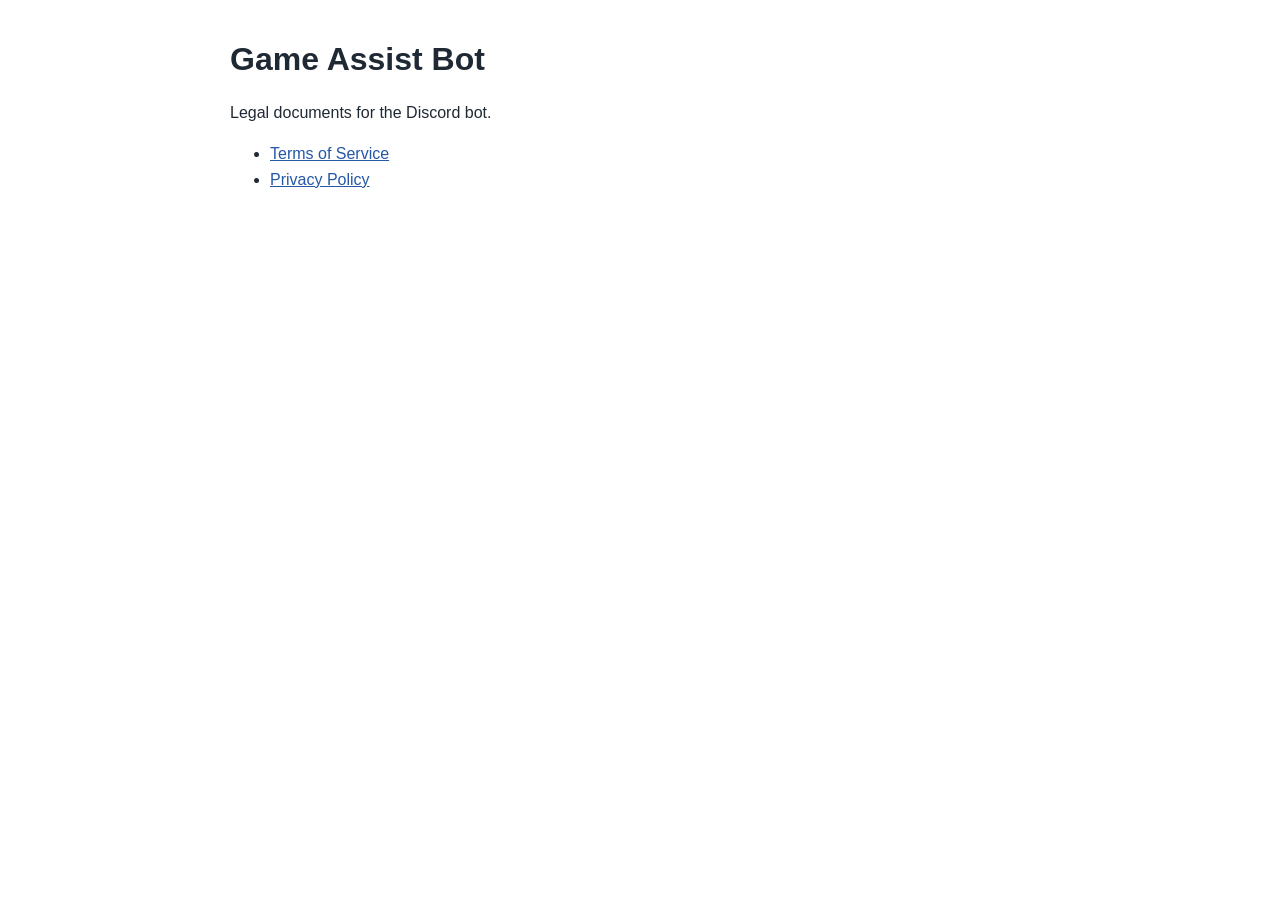
<file: docs/index.html>
<!doctype html>
<html lang="en">
<head>
  <meta charset="utf-8">
  <meta name="viewport" content="width=device-width, initial-scale=1">
  <title>Game Assist Bot Legal</title>
  <style>
    body { font-family: Arial, sans-serif; line-height: 1.6; max-width: 820px; margin: 40px auto; padding: 0 20px; color: #1f2933; }
    h1 { line-height: 1.2; }
    a { color: #2557a7; }
  </style>
</head>
<body>
  <h1>Game Assist Bot</h1>
  <p>Legal documents for the Discord bot.</p>
  <ul>
    <li><a href="terms.html">Terms of Service</a></li>
    <li><a href="privacy.html">Privacy Policy</a></li>
  </ul>
</body>
</html>
</file>
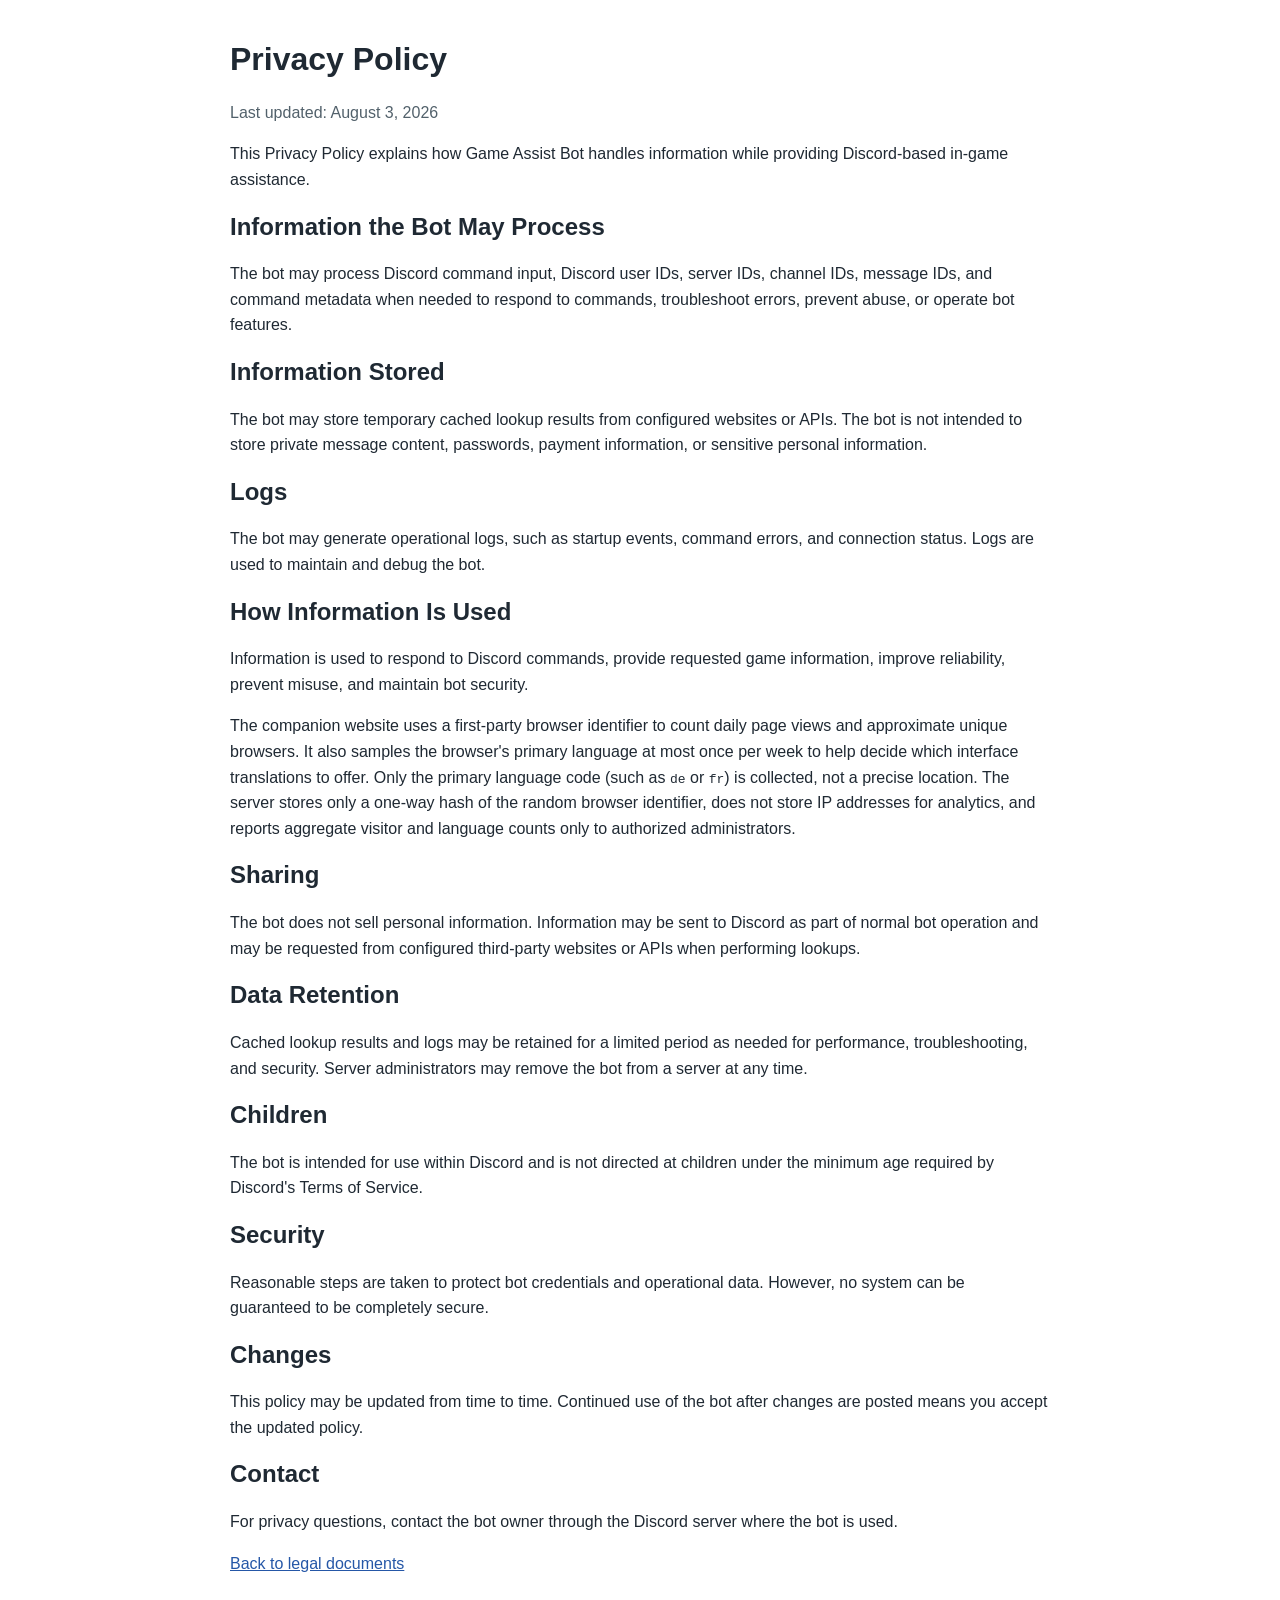
<file: docs/privacy.html>
<!doctype html>
<html lang="en">
<head>
  <meta charset="utf-8">
  <meta name="viewport" content="width=device-width, initial-scale=1">
  <title>Privacy Policy - Game Assist Bot</title>
  <style>
    body { font-family: Arial, sans-serif; line-height: 1.6; max-width: 820px; margin: 40px auto; padding: 0 20px; color: #1f2933; }
    h1, h2 { line-height: 1.2; }
    a { color: #2557a7; }
    .updated { color: #52616b; }
  </style>
</head>
<body>
  <h1>Privacy Policy</h1>
  <p class="updated">Last updated: August 3, 2026</p>

  <p>This Privacy Policy explains how Game Assist Bot handles information while providing Discord-based in-game assistance.</p>

  <h2>Information the Bot May Process</h2>
  <p>The bot may process Discord command input, Discord user IDs, server IDs, channel IDs, message IDs, and command metadata when needed to respond to commands, troubleshoot errors, prevent abuse, or operate bot features.</p>

  <h2>Information Stored</h2>
  <p>The bot may store temporary cached lookup results from configured websites or APIs. The bot is not intended to store private message content, passwords, payment information, or sensitive personal information.</p>

  <h2>Logs</h2>
  <p>The bot may generate operational logs, such as startup events, command errors, and connection status. Logs are used to maintain and debug the bot.</p>

  <h2>How Information Is Used</h2>
  <p>Information is used to respond to Discord commands, provide requested game information, improve reliability, prevent misuse, and maintain bot security.</p>
  <p>The companion website uses a first-party browser identifier to count daily page views and approximate unique browsers. It also samples the browser's primary language at most once per week to help decide which interface translations to offer. Only the primary language code (such as <code>de</code> or <code>fr</code>) is collected, not a precise location. The server stores only a one-way hash of the random browser identifier, does not store IP addresses for analytics, and reports aggregate visitor and language counts only to authorized administrators.</p>

  <h2>Sharing</h2>
  <p>The bot does not sell personal information. Information may be sent to Discord as part of normal bot operation and may be requested from configured third-party websites or APIs when performing lookups.</p>

  <h2>Data Retention</h2>
  <p>Cached lookup results and logs may be retained for a limited period as needed for performance, troubleshooting, and security. Server administrators may remove the bot from a server at any time.</p>

  <h2>Children</h2>
  <p>The bot is intended for use within Discord and is not directed at children under the minimum age required by Discord's Terms of Service.</p>

  <h2>Security</h2>
  <p>Reasonable steps are taken to protect bot credentials and operational data. However, no system can be guaranteed to be completely secure.</p>

  <h2>Changes</h2>
  <p>This policy may be updated from time to time. Continued use of the bot after changes are posted means you accept the updated policy.</p>

  <h2>Contact</h2>
  <p>For privacy questions, contact the bot owner through the Discord server where the bot is used.</p>

  <p><a href="index.html">Back to legal documents</a></p>
</body>
</html>
</file>
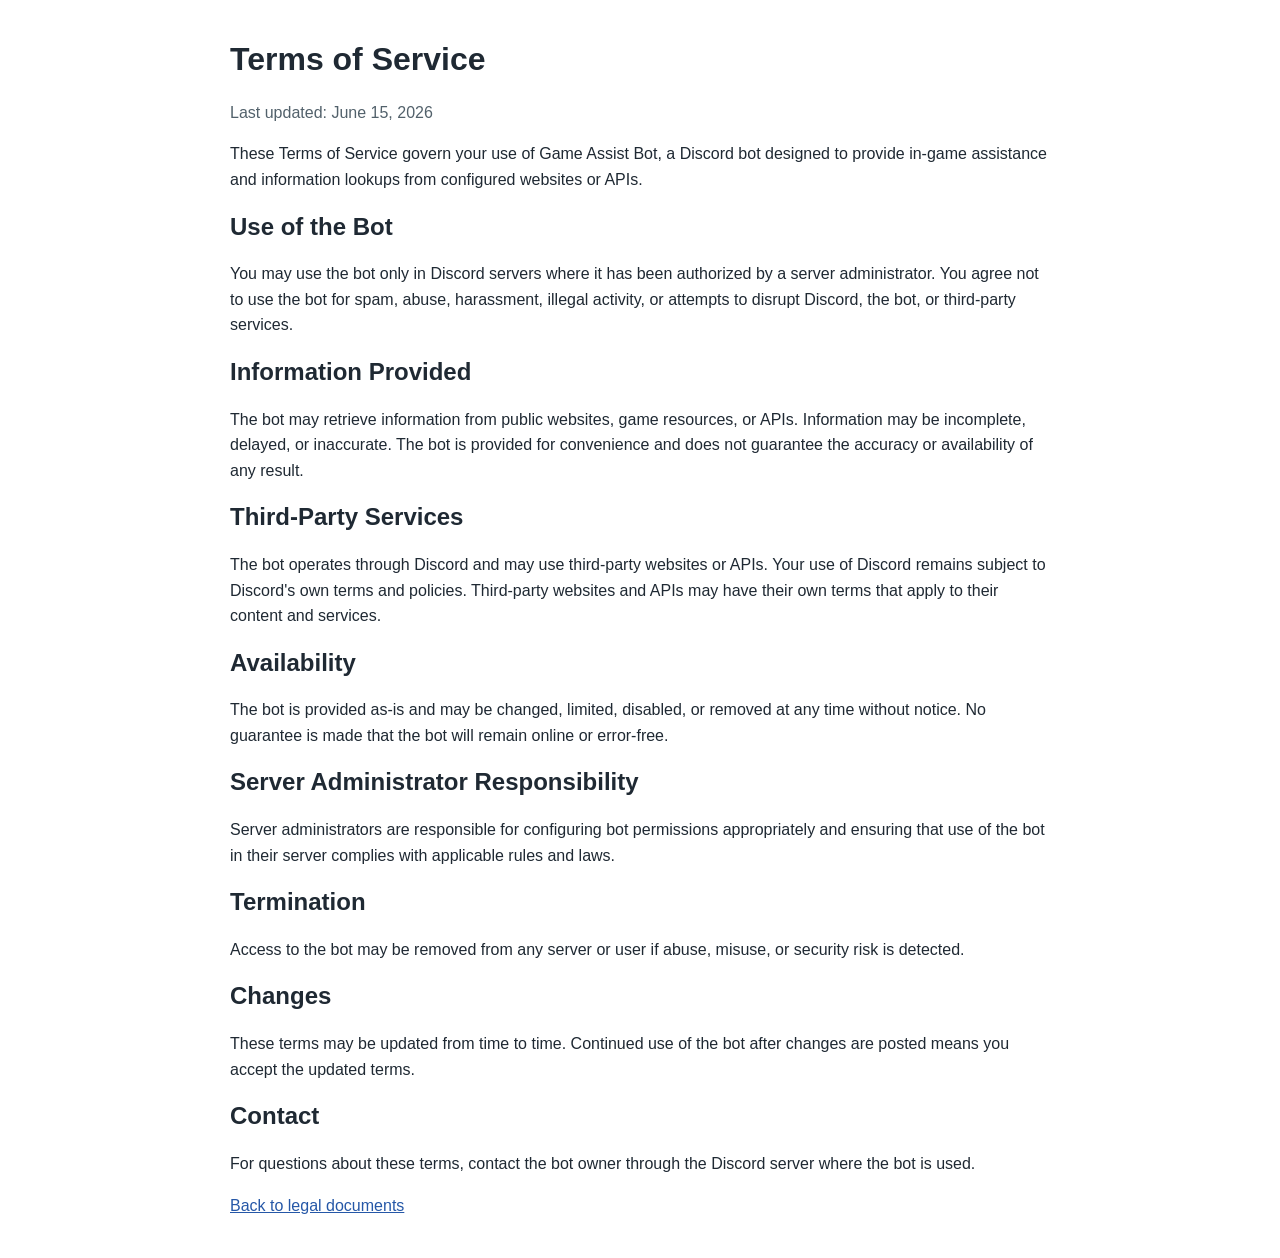
<file: docs/terms.html>
<!doctype html>
<html lang="en">
<head>
  <meta charset="utf-8">
  <meta name="viewport" content="width=device-width, initial-scale=1">
  <title>Terms of Service - Game Assist Bot</title>
  <style>
    body { font-family: Arial, sans-serif; line-height: 1.6; max-width: 820px; margin: 40px auto; padding: 0 20px; color: #1f2933; }
    h1, h2 { line-height: 1.2; }
    a { color: #2557a7; }
    .updated { color: #52616b; }
  </style>
</head>
<body>
  <h1>Terms of Service</h1>
  <p class="updated">Last updated: June 15, 2026</p>

  <p>These Terms of Service govern your use of Game Assist Bot, a Discord bot designed to provide in-game assistance and information lookups from configured websites or APIs.</p>

  <h2>Use of the Bot</h2>
  <p>You may use the bot only in Discord servers where it has been authorized by a server administrator. You agree not to use the bot for spam, abuse, harassment, illegal activity, or attempts to disrupt Discord, the bot, or third-party services.</p>

  <h2>Information Provided</h2>
  <p>The bot may retrieve information from public websites, game resources, or APIs. Information may be incomplete, delayed, or inaccurate. The bot is provided for convenience and does not guarantee the accuracy or availability of any result.</p>

  <h2>Third-Party Services</h2>
  <p>The bot operates through Discord and may use third-party websites or APIs. Your use of Discord remains subject to Discord's own terms and policies. Third-party websites and APIs may have their own terms that apply to their content and services.</p>

  <h2>Availability</h2>
  <p>The bot is provided as-is and may be changed, limited, disabled, or removed at any time without notice. No guarantee is made that the bot will remain online or error-free.</p>

  <h2>Server Administrator Responsibility</h2>
  <p>Server administrators are responsible for configuring bot permissions appropriately and ensuring that use of the bot in their server complies with applicable rules and laws.</p>

  <h2>Termination</h2>
  <p>Access to the bot may be removed from any server or user if abuse, misuse, or security risk is detected.</p>

  <h2>Changes</h2>
  <p>These terms may be updated from time to time. Continued use of the bot after changes are posted means you accept the updated terms.</p>

  <h2>Contact</h2>
  <p>For questions about these terms, contact the bot owner through the Discord server where the bot is used.</p>

  <p><a href="index.html">Back to legal documents</a></p>
</body>
</html>
</file>
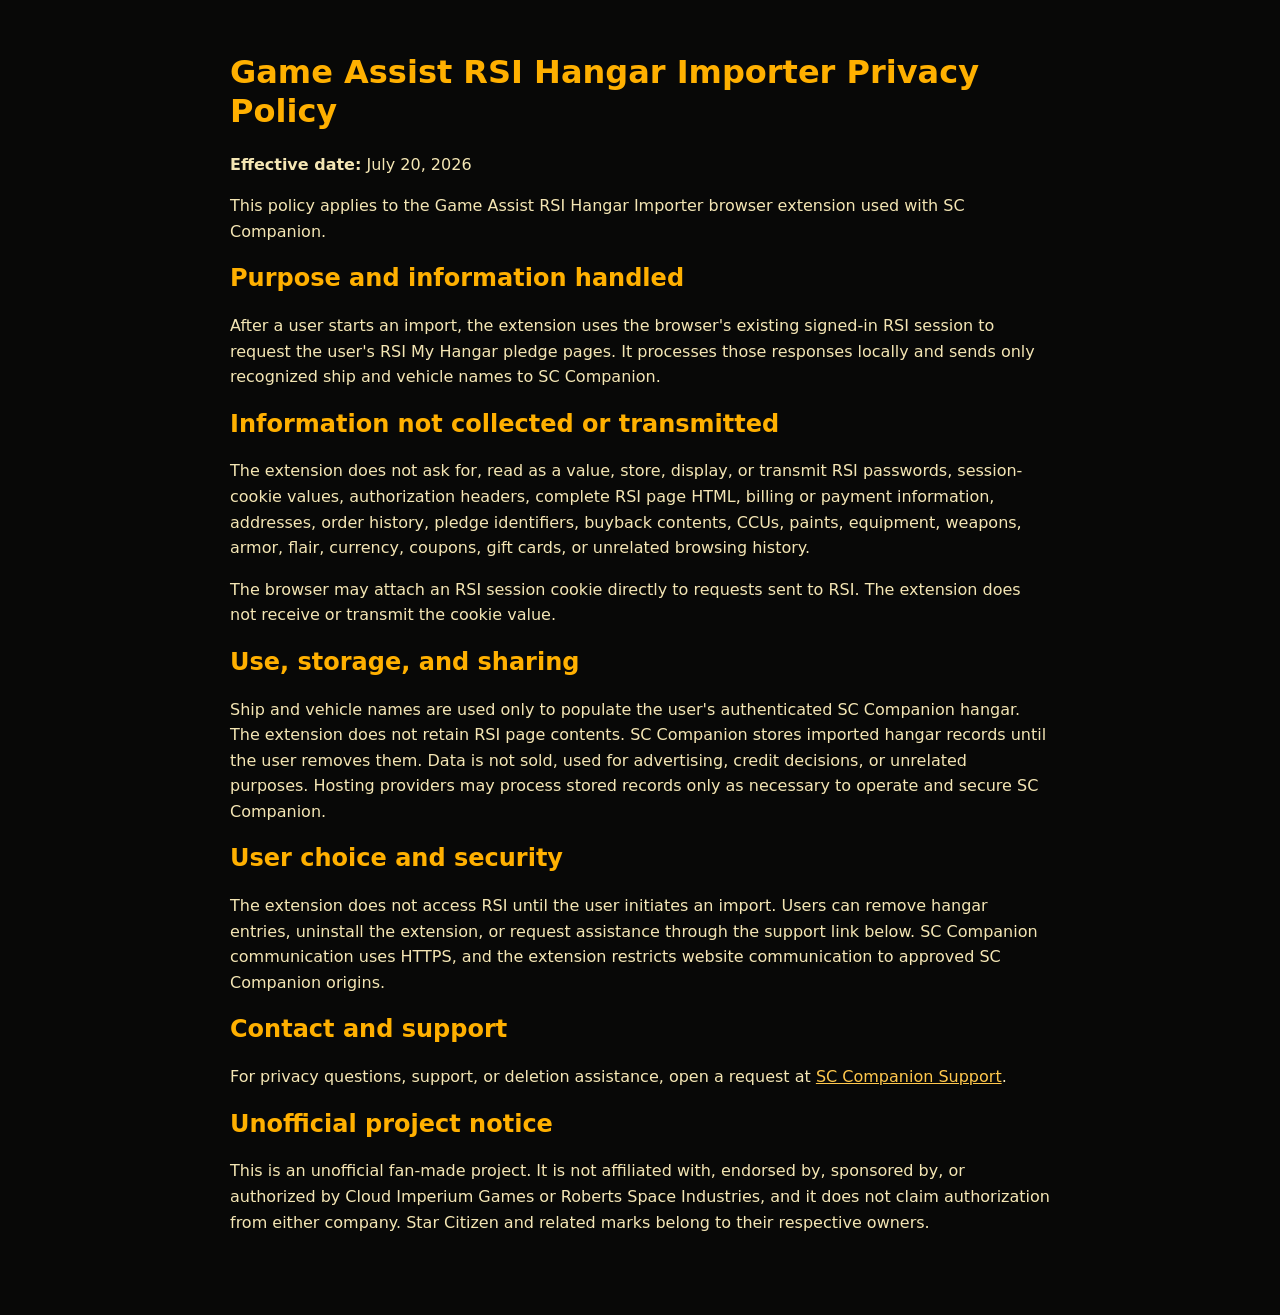
<file: web/rsi-hangar-importer-privacy.html>
<!doctype html>
<html lang="en">
<head>
  <meta charset="utf-8">
  <meta name="viewport" content="width=device-width, initial-scale=1">
  <title>RSI Hangar Importer Privacy Policy</title>
  <style>
    body { max-width: 820px; margin: 0 auto; padding: 32px 20px 64px; background: #080807; color: #f4e6b4; font: 16px/1.6 system-ui, sans-serif; }
    h1, h2 { color: #ffb000; line-height: 1.2; }
    a { color: #ffc84d; }
  </style>
</head>
<body>
  <main>
    <h1>Game Assist RSI Hangar Importer Privacy Policy</h1>
    <p><strong>Effective date:</strong> July 20, 2026</p>
    <p>This policy applies to the Game Assist RSI Hangar Importer browser extension used with SC Companion.</p>
    <h2>Purpose and information handled</h2>
    <p>After a user starts an import, the extension uses the browser's existing signed-in RSI session to request the user's RSI My Hangar pledge pages. It processes those responses locally and sends only recognized ship and vehicle names to SC Companion.</p>
    <h2>Information not collected or transmitted</h2>
    <p>The extension does not ask for, read as a value, store, display, or transmit RSI passwords, session-cookie values, authorization headers, complete RSI page HTML, billing or payment information, addresses, order history, pledge identifiers, buyback contents, CCUs, paints, equipment, weapons, armor, flair, currency, coupons, gift cards, or unrelated browsing history.</p>
    <p>The browser may attach an RSI session cookie directly to requests sent to RSI. The extension does not receive or transmit the cookie value.</p>
    <h2>Use, storage, and sharing</h2>
    <p>Ship and vehicle names are used only to populate the user's authenticated SC Companion hangar. The extension does not retain RSI page contents. SC Companion stores imported hangar records until the user removes them. Data is not sold, used for advertising, credit decisions, or unrelated purposes. Hosting providers may process stored records only as necessary to operate and secure SC Companion.</p>
    <h2>User choice and security</h2>
    <p>The extension does not access RSI until the user initiates an import. Users can remove hangar entries, uninstall the extension, or request assistance through the support link below. SC Companion communication uses HTTPS, and the extension restricts website communication to approved SC Companion origins.</p>
    <h2>Contact and support</h2>
    <p>For privacy questions, support, or deletion assistance, open a request at <a href="https://github.com/Battsman98/SC-discord-Bot-Website/issues">SC Companion Support</a>.</p>
    <h2>Unofficial project notice</h2>
    <p>This is an unofficial fan-made project. It is not affiliated with, endorsed by, sponsored by, or authorized by Cloud Imperium Games or Roberts Space Industries, and it does not claim authorization from either company. Star Citizen and related marks belong to their respective owners.</p>
  </main>
</body>
</html>
</file>
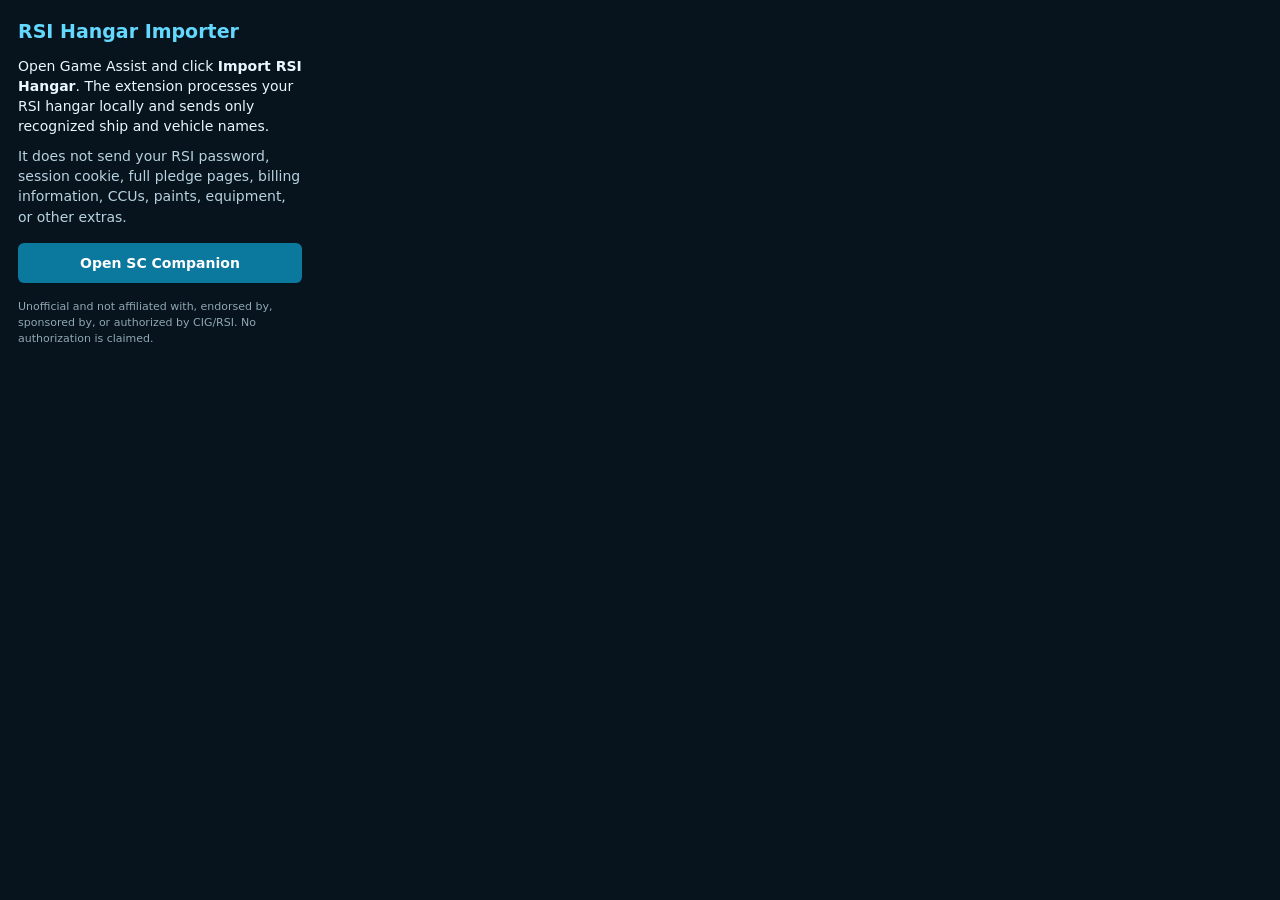
<file: tools/rsi-connector-extension/popup.html>
<!doctype html>
<html lang="en">
<head>
  <meta charset="utf-8">
  <meta name="viewport" content="width=device-width, initial-scale=1">
  <title>Game Assist RSI Hangar Importer</title>
  <link rel="stylesheet" href="popup.css">
</head>
<body>
  <main>
    <h1>RSI Hangar Importer</h1>
    <p>Open Game Assist and click <strong>Import RSI Hangar</strong>. The extension processes your RSI hangar locally and sends only recognized ship and vehicle names.</p>
    <p class="privacy">It does not send your RSI password, session cookie, full pledge pages, billing information, CCUs, paints, equipment, or other extras.</p>
    <a href="https://sccompanion.org/" target="_blank" rel="noopener noreferrer">Open SC Companion</a>
    <small>Unofficial and not affiliated with, endorsed by, sponsored by, or authorized by CIG/RSI. No authorization is claimed.</small>
  </main>
</body>
</html>
</file>
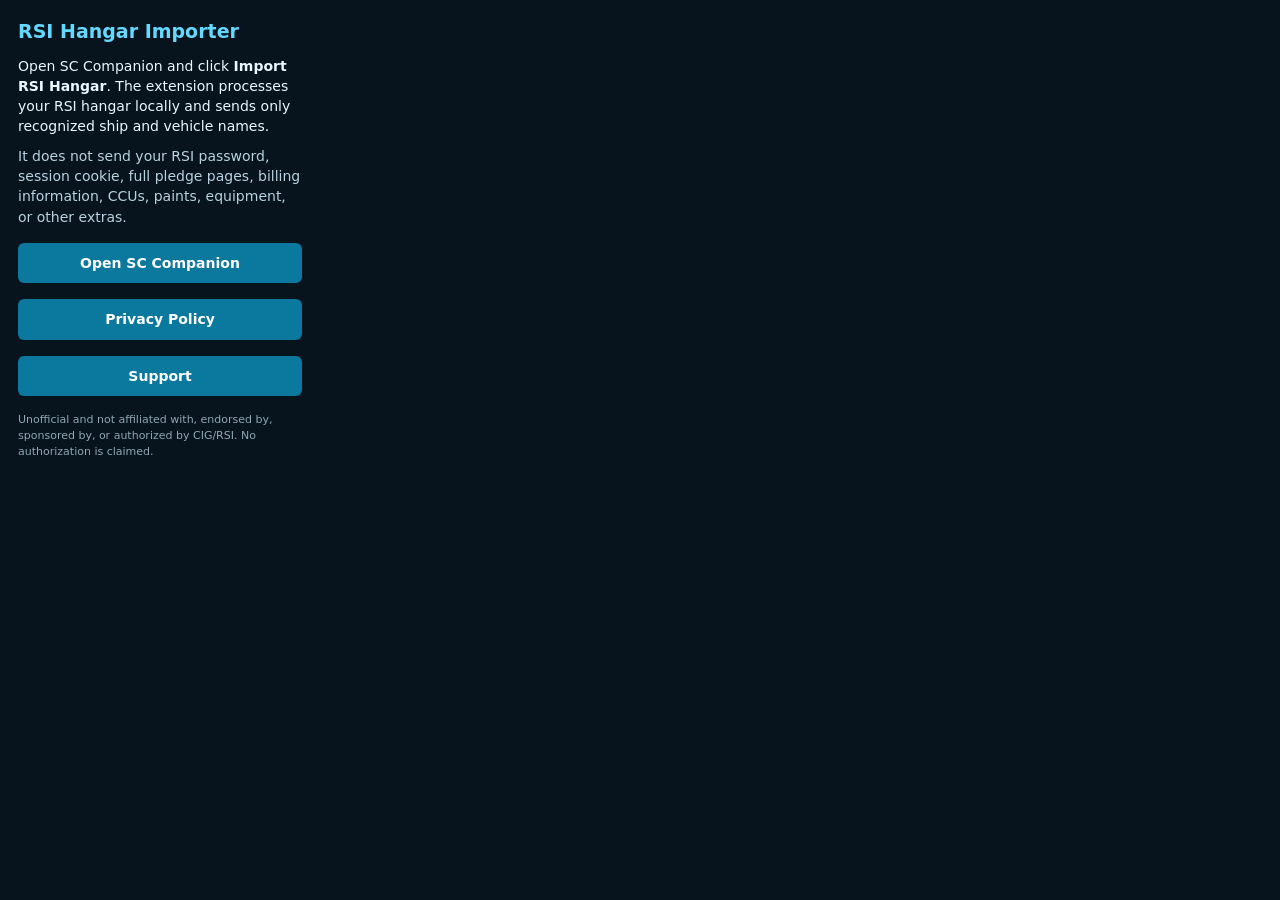
<file: submission-ready-v0.4.5/chrome/extension/popup.html>
<!doctype html>
<html lang="en">
<head>
  <meta charset="utf-8">
  <meta name="viewport" content="width=device-width, initial-scale=1">
  <title>Game Assist RSI Hangar Importer</title>
  <link rel="stylesheet" href="popup.css">
</head>
<body>
  <main>
    <h1>RSI Hangar Importer</h1>
    <p>Open SC Companion and click <strong>Import RSI Hangar</strong>. The extension processes your RSI hangar locally and sends only recognized ship and vehicle names.</p>
    <p class="privacy">It does not send your RSI password, session cookie, full pledge pages, billing information, CCUs, paints, equipment, or other extras.</p>
    <a href="https://sccompanion.org/" target="_blank" rel="noopener noreferrer">Open SC Companion</a>
    <a href="https://sccompanion.org/rsi-hangar-importer/privacy" target="_blank" rel="noopener noreferrer">Privacy Policy</a>
    <a href="https://github.com/Battsman98/SC-discord-Bot-Website/issues" target="_blank" rel="noopener noreferrer">Support</a>
    <small>Unofficial and not affiliated with, endorsed by, sponsored by, or authorized by CIG/RSI. No authorization is claimed.</small>
  </main>
</body>
</html>
</file>
<file: tools/rsi-connector-extension/popup.css>
:root { color-scheme: dark; font: 14px/1.45 system-ui, sans-serif; }
body { margin: 0; width: 320px; background: #07131d; color: #e9f7ff; }
main { padding: 18px; }
h1 { margin: 0 0 10px; color: #64d9ff; font-size: 19px; }
p { margin: 9px 0; }
.privacy { color: #b8d3df; }
a { display: block; margin: 16px 0; padding: 10px 12px; border-radius: 6px; background: #0b789e; color: white; text-align: center; text-decoration: none; font-weight: 700; }
small { display: block; color: #8fa8b3; font-size: 11px; }
</file>
<file: submission-ready-v0.4.5/chrome/extension/popup.css>
:root { color-scheme: dark; font: 14px/1.45 system-ui, sans-serif; }
body { margin: 0; width: 320px; background: #07131d; color: #e9f7ff; }
main { padding: 18px; }
h1 { margin: 0 0 10px; color: #64d9ff; font-size: 19px; }
p { margin: 9px 0; }
.privacy { color: #b8d3df; }
a { display: block; margin: 16px 0; padding: 10px 12px; border-radius: 6px; background: #0b789e; color: white; text-align: center; text-decoration: none; font-weight: 700; }
small { display: block; color: #8fa8b3; font-size: 11px; }
</file>
